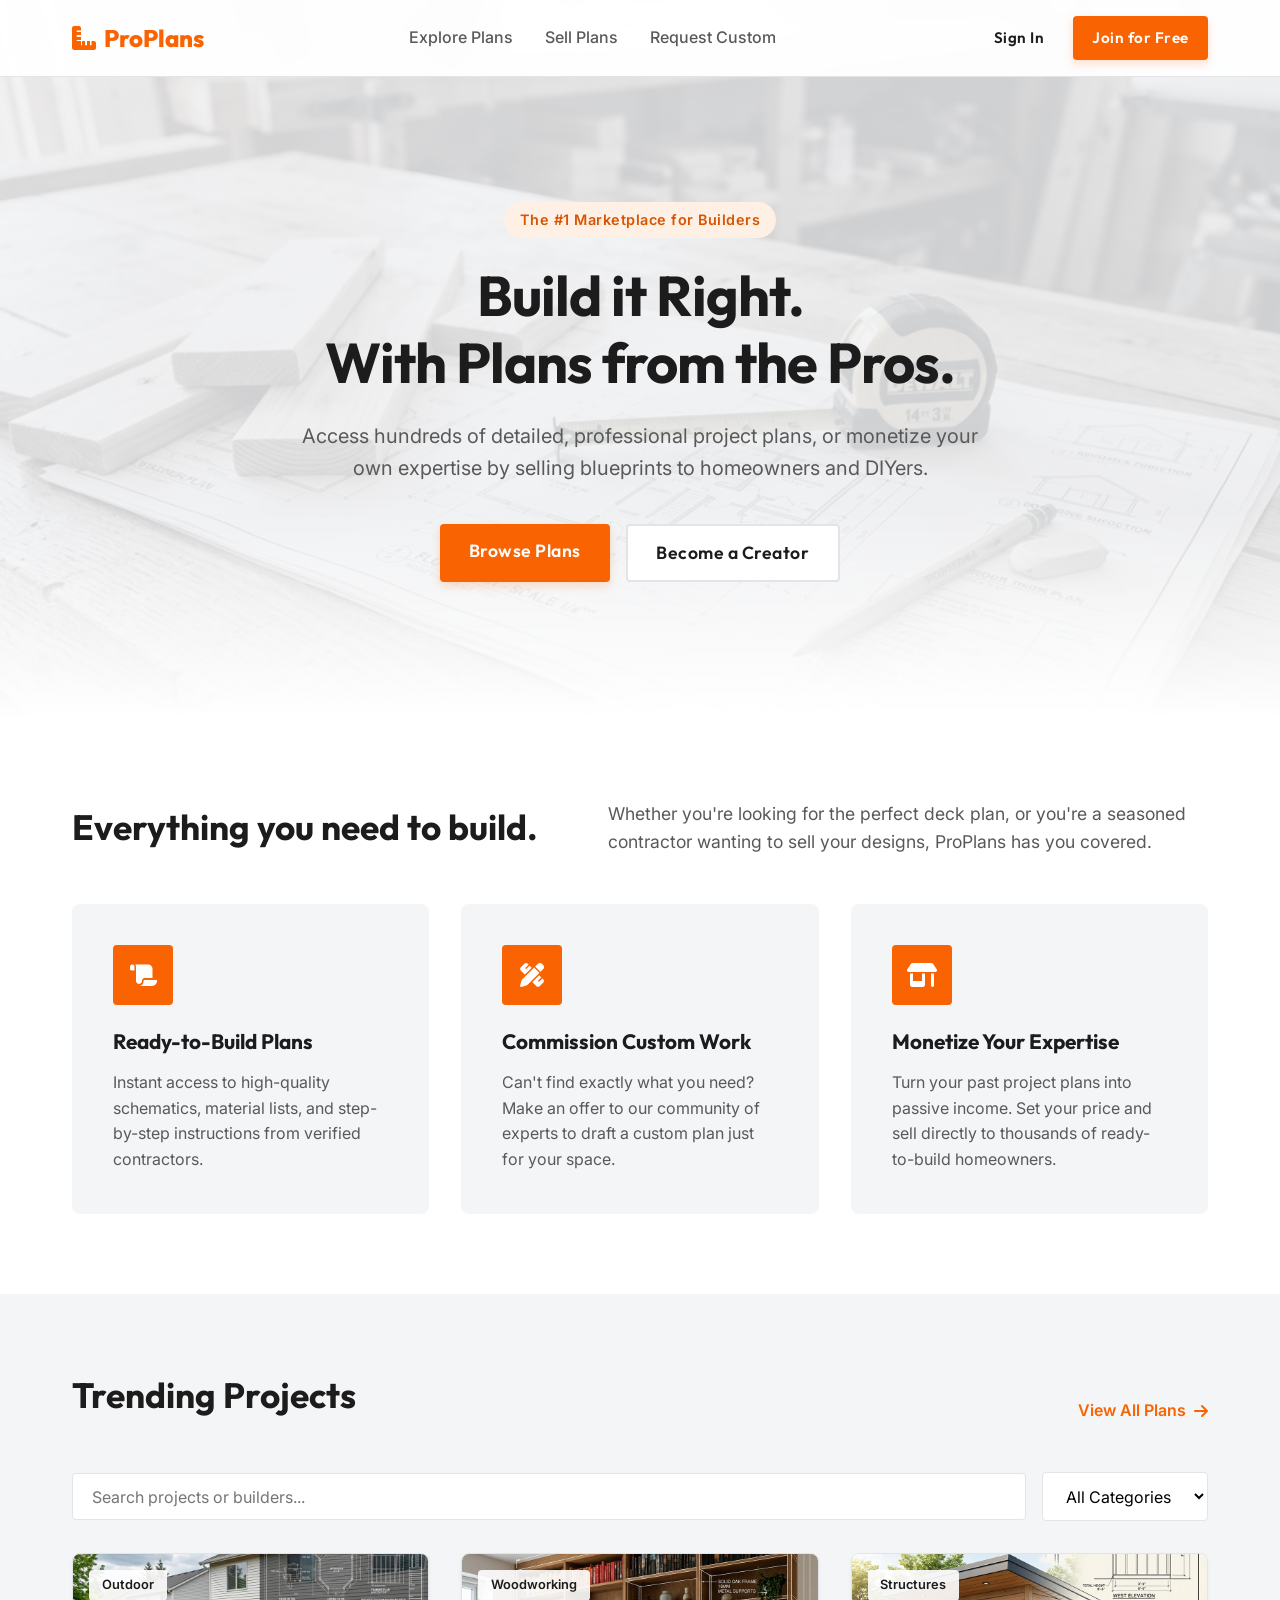
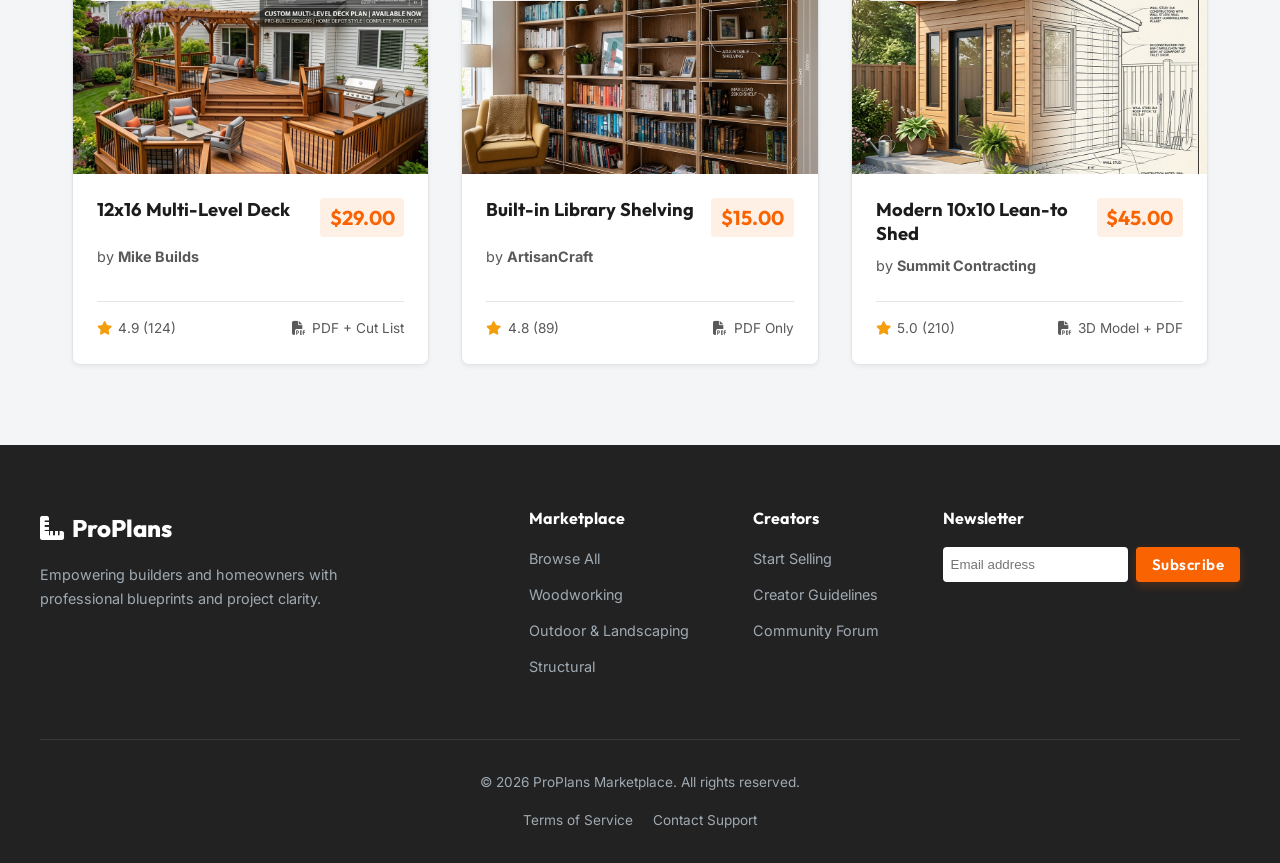
<file: index.html>
<!DOCTYPE html>
<html lang="en">
<head>
    <meta charset="UTF-8">
    <meta name="viewport" content="width=device-width, initial-scale=1.0">
    <title>ProPlans | The Blueprint Marketplace</title>
    <meta name="description" content="Buy and sell detailed home project plans. Join the community of contractors and handy people.">
    <link href="https://fonts.googleapis.com/css2?family=Inter:wght@400;500;600&family=Outfit:wght@600;700;800&display=swap" rel="stylesheet">
    <link rel="stylesheet" href="https://cdnjs.cloudflare.com/ajax/libs/font-awesome/6.4.0/css/all.min.css">
    <link rel="stylesheet" href="style.css">
</head>
<body>
    <!-- Component Anchor -->
    <div id="header-placeholder"></div>

    <!-- Hero Section -->
    <section class="hero">
        <div class="hero-bg"></div>
        <div class="hero-content">
            <span class="hero-badge">The #1 Marketplace for Builders</span>
            <h1>Build it Right.<br>With Plans from the Pros.</h1>
            <p>Access hundreds of detailed, professional project plans, or monetize your own expertise by selling blueprints to homeowners and DIYers.</p>
            <div class="hero-buttons">
                <a href="explore.html" class="btn-primary btn-large">Browse Plans</a>
                <a href="sell.html" class="btn-secondary btn-large">Become a Creator</a>
            </div>
        </div>
    </section>

    <!-- Features -->
    <section class="features" id="features">
        <div class="section-container">
            <div class="section-header">
                <h2>Everything you need to build.</h2>
                <p>Whether you're looking for the perfect deck plan, or you're a seasoned contractor wanting to sell your designs, ProPlans has you covered.</p>
            </div>
            
            <div class="features-grid">
                <div class="feature-card">
                    <div class="feature-icon"><i class="fa-solid fa-scroll"></i></div>
                    <h3>Ready-to-Build Plans</h3>
                    <p>Instant access to high-quality schematics, material lists, and step-by-step instructions from verified contractors.</p>
                </div>
                <div class="feature-card">
                    <div class="feature-icon"><i class="fa-solid fa-pen-ruler"></i></div>
                    <h3>Commission Custom Work</h3>
                    <p>Can't find exactly what you need? Make an offer to our community of experts to draft a custom plan just for your space.</p>
                </div>
                <div class="feature-card">
                    <div class="feature-icon"><i class="fa-solid fa-shop"></i></div>
                    <h3>Monetize Your Expertise</h3>
                    <p>Turn your past project plans into passive income. Set your price and sell directly to thousands of ready-to-build homeowners.</p>
                </div>
            </div>
        </div>
    </section>

    <!-- Trending Plans -->
    <section class="trending" id="explore">
        <div class="section-container">
            <div class="section-header">
                <h2>Trending Projects</h2>
                <a href="explore.html" class="view-all">View All Plans <i class="fa-solid fa-arrow-right"></i></a>
            </div>
            
            <div class="filter-bar">
                <input type="text" id="searchInput" placeholder="Search projects or builders...">
                <select id="categoryFilter">
                    <option value="All">All Categories</option>
                    <option value="Outdoor">Outdoor</option>
                    <option value="Woodworking">Woodworking</option>
                    <option value="Structures">Structures</option>
                </select>
            </div>

            <div class="plans-grid">
                <!-- Dynamically populated via app.js -->
            </div>
        </div>
    </section>

    <!-- Component Anchor -->
    <div id="footer-placeholder"></div>

    <!-- Modal -->
    <div id="plan-modal" class="modal hidden">
        <div class="modal-backdrop"></div>
        <div class="modal-content">
            <button class="modal-close" id="modalClose" aria-label="Close modal"><i class="fa-solid fa-xmark"></i></button>
            <div class="modal-body">
                <div id="modal-image" class="modal-image-preview"></div>
                <div class="modal-info">
                    <h2 id="modal-title"></h2>
                    <p><strong>Dimensions:</strong> <span id="modal-dimensions"></span></p>
                    <h3>Material List</h3>
                    <ul id="modal-materials-list"></ul>
                </div>
            </div>
        </div>
    </div>

    <script src="app.js" defer></script>
</body>
</html>
</file>
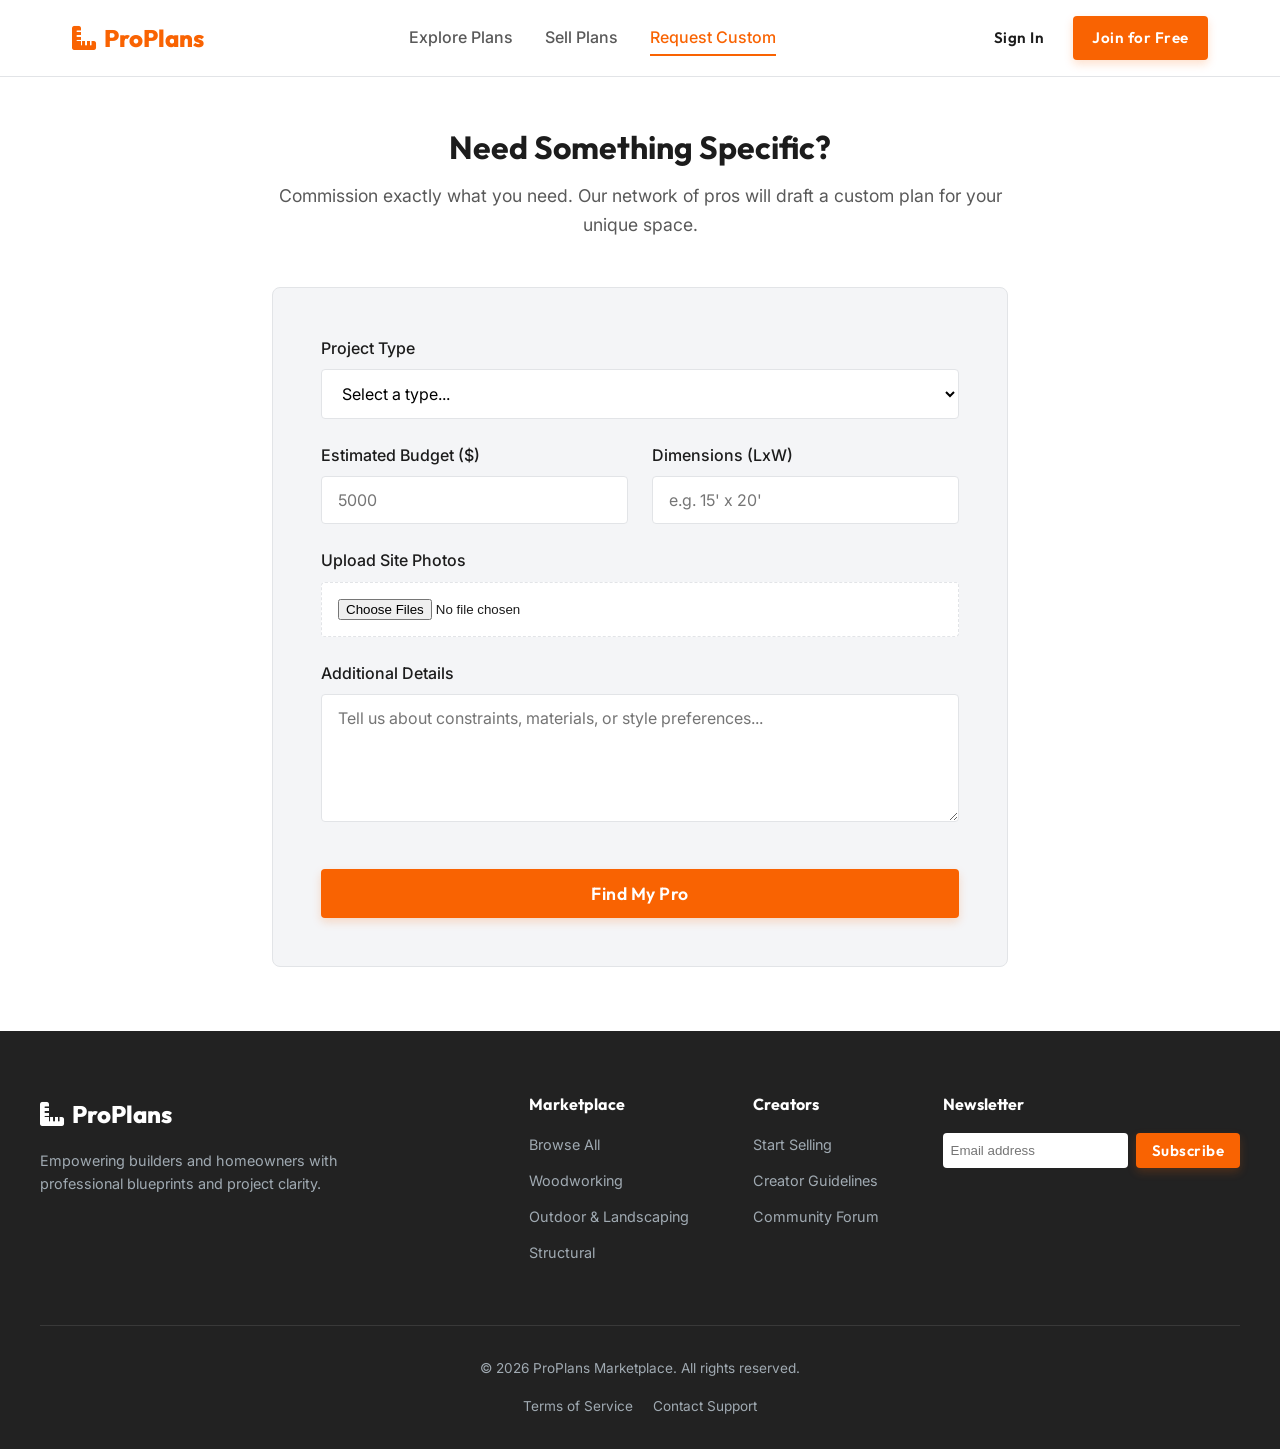
<file: custom.html>
<!DOCTYPE html>
<html lang="en">
<head>
    <meta charset="UTF-8">
    <meta name="viewport" content="width=device-width, initial-scale=1.0">
    <title>Request Custom Plan | ProPlans</title>
    <link href="https://fonts.googleapis.com/css2?family=Inter:wght@400;500;600&family=Outfit:wght@600;700;800&display=swap" rel="stylesheet">
    <link rel="stylesheet" href="https://cdnjs.cloudflare.com/ajax/libs/font-awesome/6.4.0/css/all.min.css">
    <link rel="stylesheet" href="style.css">
</head>
<body>
    <div id="header-placeholder"></div>

    <main class="page-container" style="max-width: 800px; margin-inline: auto;">
        <div style="text-align: center; margin-bottom: 3rem;">
            <h1 style="margin-bottom: 1rem;">Need Something Specific?</h1>
            <p style="color: var(--text-muted); font-size: 1.1rem;">Commission exactly what you need. Our network of pros will draft a custom plan for your unique space.</p>
        </div>

        <div class="form-container" style="background: var(--bg-alt); padding: 3rem; border-radius: var(--radius-md); border: 1px solid var(--border-color);">
            <form id="customForm">
                <div id="formFields">
                    <div class="form-group">
                        <label>Project Type</label>
                        <select required>
                            <option value="">Select a type...</option>
                            <option>Deck / Patio</option>
                            <option>Custom Furniture</option>
                            <option>Room Addition</option>
                            <option>Workshop / Shed</option>
                        </select>
                    </div>
                    
                    <div style="display: grid; grid-template-columns: 1fr 1fr; gap: 1.5rem;">
                        <div class="form-group">
                            <label>Estimated Budget ($)</label>
                            <input type="number" placeholder="5000" required>
                        </div>
                        <div class="form-group">
                            <label>Dimensions (LxW)</label>
                            <input type="text" placeholder="e.g. 15' x 20'" required>
                        </div>
                    </div>

                    <div class="form-group">
                        <label>Upload Site Photos</label>
                        <input type="file" multiple class="file-uploader" style="background: white; padding: 1rem; border: 1px dashed var(--border-color); border-radius: var(--radius-sm); width: 100%;">
                    </div>

                    <div class="form-group">
                        <label>Additional Details</label>
                        <textarea rows="5" placeholder="Tell us about constraints, materials, or style preferences..."></textarea>
                    </div>

                    <button type="submit" class="btn-primary btn-large" style="width: 100%; margin-top: 1rem;">Find My Pro</button>
                </div>
            </form>

            <!-- Loading State Simulation -->
            <div id="matchLoading" class="hidden" style="text-align: center; padding: 3rem 0;">
                <i class="fa-solid fa-compass fa-spin" style="font-size: 3rem; color: var(--primary); margin-bottom: 1.5rem;"></i>
                <h3 style="margin-bottom: 0.5rem;">Finding local contractors...</h3>
                <p style="color: var(--text-muted);">Scanning the ProPlans network for your perfect match.</p>
            </div>
            
            <div id="matchSuccess" class="hidden" style="text-align: center; padding: 3rem 0;">
                <i class="fa-solid fa-circle-check" style="font-size: 3rem; color: #10B981; margin-bottom: 1.5rem;"></i>
                <h3 style="margin-bottom: 0.5rem;">Request Submitted!</h3>
                <p style="color: var(--text-muted);">You should expect quotes in your inbox within 24 hours.</p>
                <div style="margin-top: 2rem;">
                    <a href="index.html" class="btn-secondary">Return to Home</a>
                </div>
            </div>
        </div>
    </main>

    <div id="footer-placeholder"></div>
    <script src="app.js" defer></script>
</body>
</html>
</file>
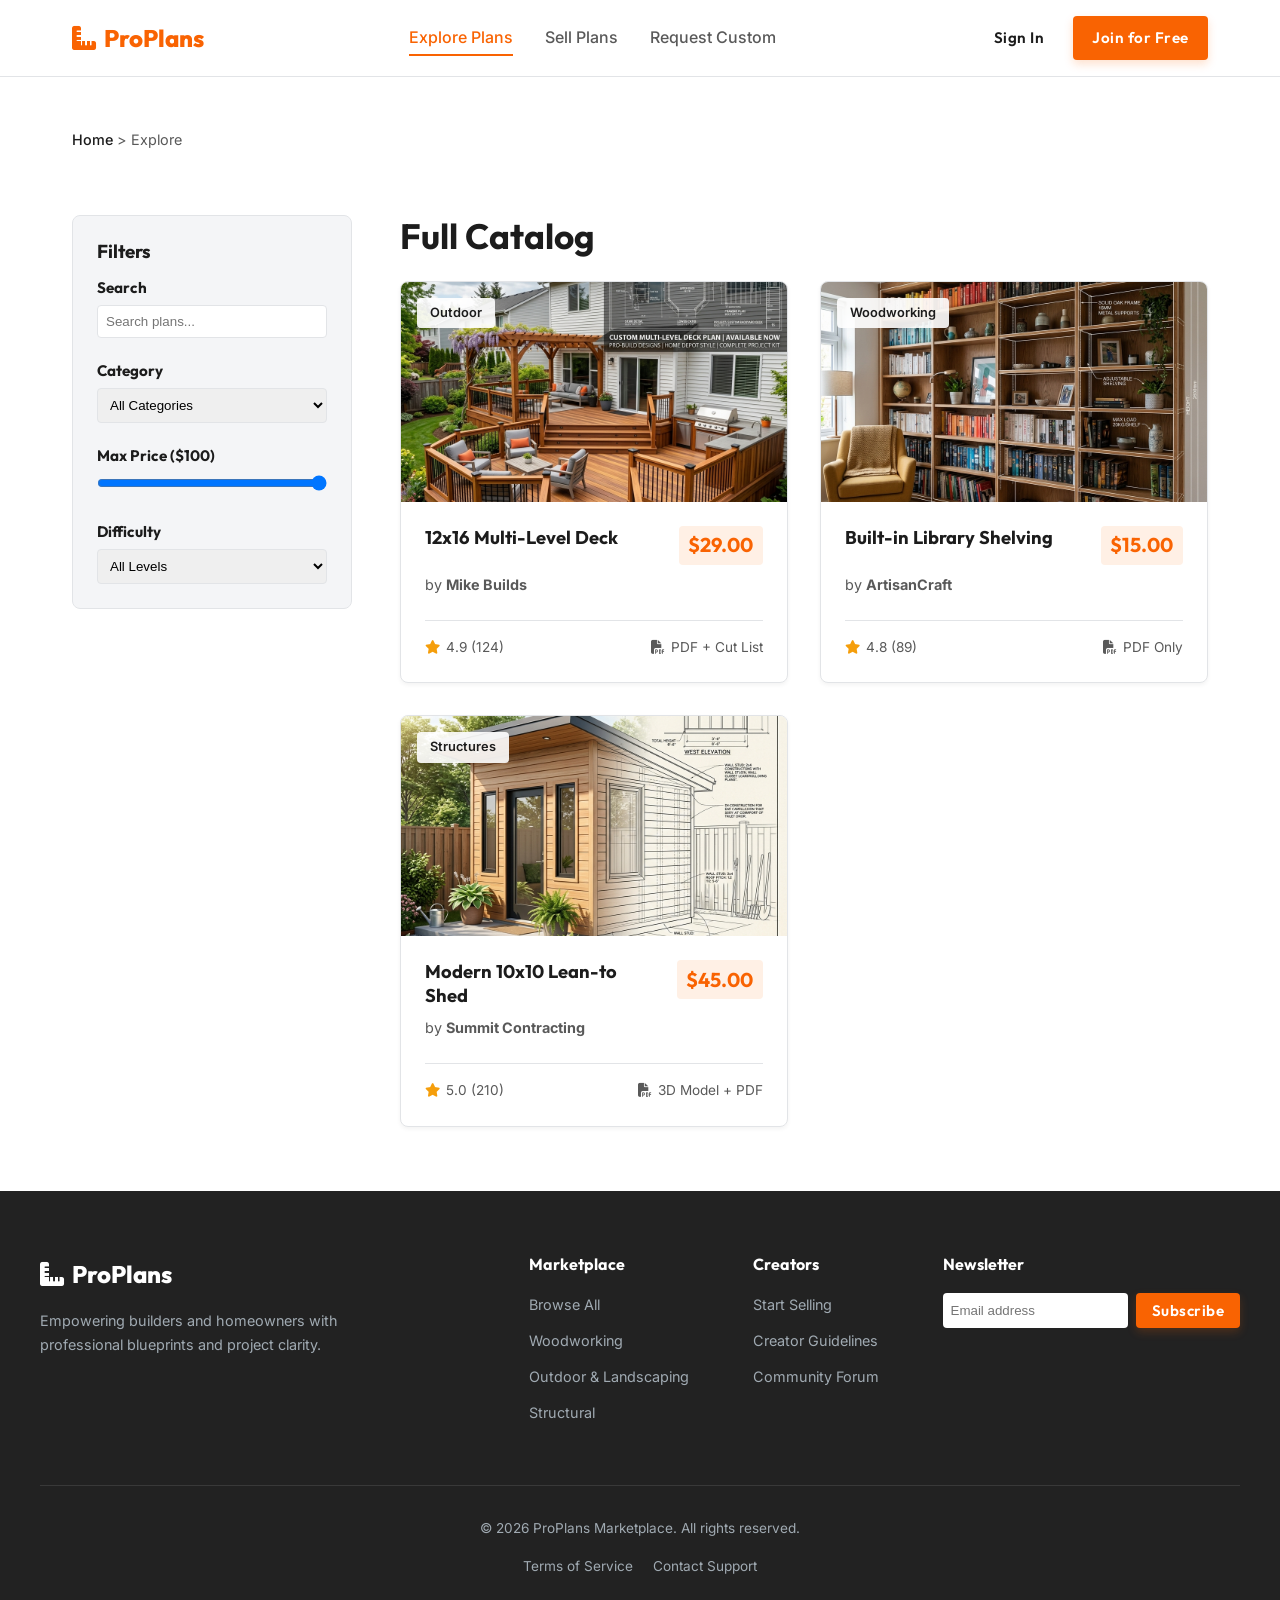
<file: explore.html>
<!DOCTYPE html>
<html lang="en">
<head>
    <meta charset="UTF-8">
    <meta name="viewport" content="width=device-width, initial-scale=1.0">
    <title>Explore Plans | ProPlans</title>
    <link href="https://fonts.googleapis.com/css2?family=Inter:wght@400;500;600&family=Outfit:wght@600;700;800&display=swap" rel="stylesheet">
    <link rel="stylesheet" href="https://cdnjs.cloudflare.com/ajax/libs/font-awesome/6.4.0/css/all.min.css">
    <link rel="stylesheet" href="style.css">
</head>
<body>
    <div id="header-placeholder"></div>

    <main class="explore-container">
        <div class="breadcrumbs">
            <a href="index.html">Home</a> &gt; Explore
        </div>
        
        <aside class="sidebar">
            <h3 style="margin-bottom: 1rem;">Filters</h3>
            <div class="filter-group">
                <h4>Search</h4>
                <input type="text" id="searchInput" placeholder="Search plans..." style="width:100%; padding: 0.5rem; border: 1px solid var(--border-color); border-radius: var(--radius-sm);">
            </div>
            <div class="filter-group">
                <h4>Category</h4>
                <select id="categoryFilter" style="width:100%; padding: 0.5rem; border: 1px solid var(--border-color); border-radius: var(--radius-sm);">
                    <option value="All">All Categories</option>
                    <option value="Outdoor">Outdoor</option>
                    <option value="Woodworking">Woodworking</option>
                    <option value="Structures">Structures</option>
                </select>
            </div>
            <div class="filter-group">
                <h4>Max Price <span id="priceLabel">($100)</span></h4>
                <input type="range" id="priceFilter" min="0" max="100" value="100" style="width: 100%;">
            </div>
            <div class="filter-group">
                <h4>Difficulty</h4>
                <select id="difficultyFilter" style="width:100%; padding: 0.5rem; border: 1px solid var(--border-color); border-radius: var(--radius-sm);">
                    <option value="All">All Levels</option>
                    <option value="Beginner">Beginner</option>
                    <option value="Intermediate">Intermediate</option>
                    <option value="Advanced">Advanced</option>
                </select>
            </div>
        </aside>

        <section class="explore-content">
            <div class="section-header" style="margin-bottom: 1rem;">
                <h2>Full Catalog</h2>
            </div>
            <div class="plans-grid">
                <!-- Dynamically populated via app.js -->
            </div>
        </section>
    </main>

    <div id="footer-placeholder"></div>

    <!-- Modal -->
    <div id="plan-modal" class="modal hidden">
        <div class="modal-backdrop"></div>
        <div class="modal-content">
            <button class="modal-close" id="modalClose" aria-label="Close modal"><i class="fa-solid fa-xmark"></i></button>
            <div class="modal-body">
                <div id="modal-image" class="modal-image-preview"></div>
                <div class="modal-info">
                    <h2 id="modal-title"></h2>
                    <p><strong>Dimensions:</strong> <span id="modal-dimensions"></span></p>
                    <h3>Material List</h3>
                    <ul id="modal-materials-list"></ul>
                </div>
            </div>
        </div>
    </div>

    <script src="app.js" defer></script>
</body>
</html>
</file>
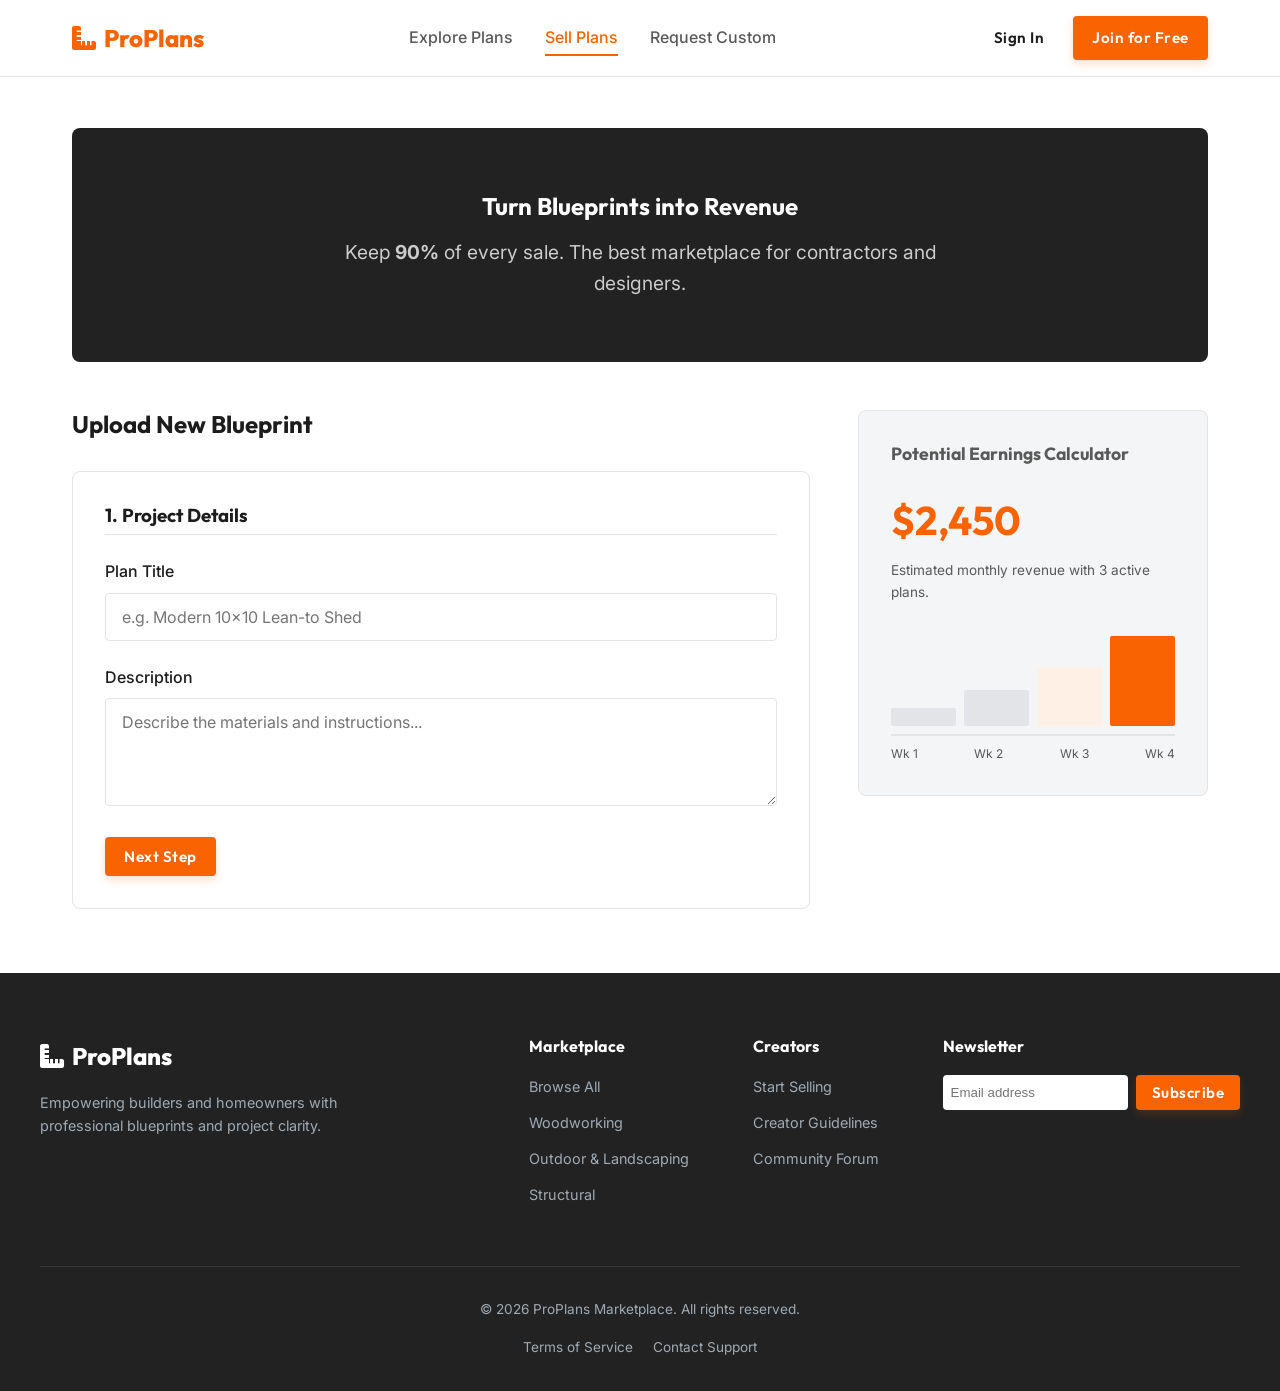
<file: sell.html>
<!DOCTYPE html>
<html lang="en">
<head>
    <meta charset="UTF-8">
    <meta name="viewport" content="width=device-width, initial-scale=1.0">
    <title>Sell Plans | ProPlans</title>
    <link href="https://fonts.googleapis.com/css2?family=Inter:wght@400;500;600&family=Outfit:wght@600;700;800&display=swap" rel="stylesheet">
    <link rel="stylesheet" href="https://cdnjs.cloudflare.com/ajax/libs/font-awesome/6.4.0/css/all.min.css">
    <link rel="stylesheet" href="style.css">
</head>
<body>
    <div id="header-placeholder"></div>

    <main class="page-container">
        <!-- Value Prop Section -->
        <section class="value-prop hero-compact" style="background-color: var(--bg-dark); color: white; padding: 4rem 2rem; border-radius: var(--radius-md); text-align: center; margin-bottom: 3rem;">
            <h1 class="c-white" style="margin-bottom: 1rem;">Turn Blueprints into Revenue</h1>
            <p style="font-size: 1.2rem; max-width: 600px; margin: 0 auto; color: #ccc;">Keep <strong>90%</strong> of every sale. The best marketplace for contractors and designers.</p>
        </section>

        <div class="split-layout" style="display: grid; grid-template-columns: 1fr 350px; gap: 3rem;">
            <!-- Upload Stepper -->
            <div class="form-container">
                <h2>Upload New Blueprint</h2>
                <form id="sellForm" class="stepper-form" style="margin-top: 2rem;" onsubmit="event.preventDefault(); alert('Plan published successfully!')">
                    
                    <!-- Step 1: Details -->
                    <div class="step-card active" id="step1">
                        <h3>1. Project Details</h3>
                        <div class="form-group">
                            <label>Plan Title</label>
                            <input type="text" placeholder="e.g. Modern 10x10 Lean-to Shed" required>
                        </div>
                        <div class="form-group">
                            <label>Description</label>
                            <textarea rows="4" placeholder="Describe the materials and instructions..."></textarea>
                        </div>
                        <button type="button" class="btn-primary" onclick="nextStep(2)">Next Step</button>
                    </div>

                    <!-- Step 2: Upload -->
                    <div class="step-card hidden" id="step2">
                        <h3>2. Upload Blueprints</h3>
                        <div class="drag-drop-zone" id="dropZone">
                            <i class="fa-solid fa-cloud-arrow-up" style="font-size: 3rem; color: var(--primary); margin-bottom: 1rem;"></i>
                            <p>Drag & Drop your PDF/PNG files here</p>
                            <span style="display: block; margin: 1rem 0; color: var(--text-muted);">or</span>
                            <button type="button" class="btn-secondary">Browse Files</button>
                            <input type="file" id="fileInput" hidden multiple>
                        </div>
                        <div id="fileList" style="margin-top: 1rem; color: var(--text-muted);"></div>
                        <div style="margin-top: 2rem; display: flex; gap: 1rem;">
                            <button type="button" class="btn-secondary" onclick="nextStep(1)">Back</button>
                            <button type="button" class="btn-primary" onclick="nextStep(3)">Next Step</button>
                        </div>
                    </div>

                    <!-- Step 3: Pricing -->
                    <div class="step-card hidden" id="step3">
                        <h3>3. Pricing & Tags</h3>
                        <div class="form-group">
                            <label>Price ($)</label>
                            <input type="number" placeholder="29.00" required>
                        </div>
                        <div class="form-group">
                            <label>Category</label>
                            <select>
                                <option>Outdoor</option>
                                <option>Woodworking</option>
                                <option>Structures</option>
                            </select>
                        </div>
                        <div style="margin-top: 2rem; display: flex; gap: 1rem;">
                            <button type="button" class="btn-secondary" onclick="nextStep(2)">Back</button>
                            <button type="submit" class="btn-primary">Publish Plan</button>
                        </div>
                    </div>
                </form>
            </div>

            <!-- Dashboard Preview -->
            <aside class="dashboard-preview">
                <div class="dashboard-card" style="background: var(--bg-alt); padding: 2rem; border-radius: var(--radius-md); border: 1px solid var(--border-color);">
                    <h3 style="margin-bottom: 1.5rem; font-size: 1.1rem; color: var(--text-muted);">Potential Earnings Calculator</h3>
                    <div style="font-size: 2.5rem; font-family: var(--font-heading); color: var(--primary); font-weight: 700; margin-bottom: 0.5rem;">$2,450</div>
                    <p style="color: var(--text-muted); font-size: 0.85rem; margin-bottom: 2rem;">Estimated monthly revenue with 3 active plans.</p>
                    
                    <div class="chart-mockup" style="display: flex; align-items: flex-end; gap: 0.5rem; height: 100px; border-bottom: 2px solid var(--border-color); padding-bottom: 0.5rem;">
                        <div style="flex: 1; background: var(--border-color); height: 20%; border-radius: 2px;"></div>
                        <div style="flex: 1; background: var(--border-color); height: 40%; border-radius: 2px;"></div>
                        <div style="flex: 1; background: var(--primary-light); height: 65%; border-radius: 2px;"></div>
                        <div style="flex: 1; background: var(--primary); height: 100%; border-radius: 2px;"></div>
                    </div>
                    <div style="display: flex; justify-content: space-between; font-size: 0.75rem; color: var(--text-muted); margin-top: 0.5rem;">
                        <span>Wk 1</span>
                        <span>Wk 2</span>
                        <span>Wk 3</span>
                        <span>Wk 4</span>
                    </div>
                </div>
            </aside>
        </div>
    </main>

    <div id="footer-placeholder"></div>
    <script src="app.js" defer></script>
</body>
</html>
</file>
<file: style.css>
/* ==========================================================================
   CSS Variables & Theme Setup (Home Depot Inspired: Light, Bold, Functional)
   ========================================================================== */
:root {
    /* Color Palette */
    --primary: #F96302;
    /* The signature Orange */
    --primary-dark: #d85400;
    --primary-light: #fff0e5;

    --text-main: #1C1C1C;
    --text-muted: #595959;

    --bg-main: #FFFFFF;
    --bg-alt: #F4F5F7;
    --bg-dark: #222222;

    --border-color: #E2E4E7;

    /* Typography */
    --font-heading: 'Outfit', sans-serif;
    --font-body: 'Inter', sans-serif;

    /* Effects */
    --shadow-sm: 0 2px 4px rgba(0, 0, 0, 0.05);
    --shadow-md: 0 4px 12px rgba(0, 0, 0, 0.08);
    --shadow-lg: 0 12px 24px rgba(0, 0, 0, 0.12);
    --radius-sm: 4px;
    /* More industrial, structured feel vs overly rounded */
    --radius-md: 8px;

    /* Layout */
    --container-max: 1200px;
    --transition: all 0.3s cubic-bezier(0.25, 0.8, 0.25, 1);
}

/* ==========================================================================
   Base Reset
   ========================================================================== */
* {
    margin: 0;
    padding: 0;
    box-sizing: border-box;
}

body {
    font-family: var(--font-body);
    color: var(--text-main);
    background-color: var(--bg-main);
    line-height: 1.6;
    -webkit-font-smoothing: antialiased;
}

h1,
h2,
h3,
h4 {
    font-family: var(--font-heading);
    font-weight: 700;
    line-height: 1.2;
    color: var(--text-main);
}

a {
    text-decoration: none;
    color: inherit;
    transition: var(--transition);
}

/* ==========================================================================
   Typography Utilities
   ========================================================================== */
.c-white {
    color: white !important;
}

/* ==========================================================================
   Buttons
   ========================================================================== */
.btn-primary,
.btn-secondary,
.btn-text {
    display: inline-block;
    padding: 0.6rem 1.2rem;
    font-weight: 600;
    border-radius: var(--radius-sm);
    cursor: pointer;
    text-align: center;
    border: none;
    font-family: var(--font-heading);
    letter-spacing: 0.5px;
    font-size: 0.95rem;
}

.btn-primary {
    background-color: var(--primary);
    color: white;
    box-shadow: 0 4px 10px rgba(249, 99, 2, 0.2);
}

.btn-primary:hover {
    background-color: var(--primary-dark);
    transform: translateY(-2px);
    box-shadow: 0 6px 15px rgba(249, 99, 2, 0.3);
}

.btn-secondary {
    background-color: var(--bg-main);
    color: var(--text-main);
    border: 2px solid var(--border-color);
}

.btn-secondary:hover {
    border-color: var(--primary);
    color: var(--primary);
    transform: translateY(-2px);
}

.btn-text {
    background: transparent;
    color: var(--text-main);
    padding: 0.6rem 0.8rem;
}

.btn-text:hover {
    color: var(--primary);
}

.btn-large {
    padding: 0.8rem 1.8rem;
    font-size: 1.1rem;
}

/* ==========================================================================
   Navigation
   ========================================================================== */
.navbar {
    position: fixed;
    top: 0;
    width: 100%;
    background-color: rgba(255, 255, 255, 0.95);
    backdrop-filter: blur(10px);
    border-bottom: 1px solid var(--border-color);
    z-index: 1000;
}

.nav-container {
    max-width: var(--container-max);
    margin: 0 auto;
    padding: 1rem 2rem;
    display: flex;
    justify-content: space-between;
    align-items: center;
}

.logo {
    display: flex;
    align-items: center;
    gap: 0.5rem;
    font-family: var(--font-heading);
    font-size: 1.5rem;
    font-weight: 800;
    color: var(--primary);
}

.nav-links {
    display: flex;
    gap: 2rem;
}

.nav-links a {
    font-weight: 500;
    color: var(--text-muted);
}

.nav-links a:hover {
    color: var(--primary);
}

.nav-actions {
    display: flex;
    gap: 1rem;
    align-items: center;
}

/* ==========================================================================
   Hero Section
   ========================================================================== */
.hero {
    position: relative;
    padding: 10rem 2rem 6rem;
    display: flex;
    justify-content: center;
    align-items: center;
    text-align: center;
    min-height: 80vh;
    overflow: hidden;
    background-color: var(--bg-alt);
}

.hero-bg {
    position: absolute;
    top: 0;
    left: 0;
    width: 100%;
    height: 100%;
    background-size: cover;
    background-position: center;
    background-image: url('assets/hero_bg.png');
    opacity: 0.15;
    z-index: 0;
    filter: grayscale(80%);
}

.hero::after {
    content: '';
    position: absolute;
    bottom: 0;
    left: 0;
    width: 100%;
    height: 30%;
    background: linear-gradient(to top, var(--bg-main), transparent);
    z-index: 1;
}

.hero-content {
    position: relative;
    z-index: 2;
    max-width: 800px;
}

.hero-badge {
    display: inline-block;
    background-color: var(--primary-light);
    color: var(--primary-dark);
    padding: 0.4rem 1rem;
    border-radius: 20px;
    font-weight: 600;
    font-size: 0.9rem;
    margin-bottom: 1.5rem;
    letter-spacing: 0.5px;
}

.hero h1 {
    font-size: 3.5rem;
    margin-bottom: 1.5rem;
    letter-spacing: -1px;
}

.hero p {
    font-size: 1.25rem;
    color: var(--text-muted);
    margin-bottom: 2.5rem;
    max-width: 700px;
    margin-inline: auto;
}

.hero-buttons {
    display: flex;
    gap: 1rem;
    justify-content: center;
}

/* ==========================================================================
   Shared Section Styles
   ========================================================================== */
.section-container {
    max-width: var(--container-max);
    margin: 0 auto;
    padding: 5rem 2rem;
}

.section-header {
    margin-bottom: 3rem;
    display: flex;
    justify-content: space-between;
    align-items: flex-end;
}

.section-header h2 {
    font-size: 2.2rem;
    margin-bottom: 0.5rem;
}

.section-header p {
    color: var(--text-muted);
    font-size: 1.1rem;
    max-width: 600px;
}

.view-all {
    color: var(--primary);
    font-weight: 600;
    display: flex;
    align-items: center;
    gap: 0.5rem;
}

.view-all:hover {
    gap: 0.8rem;
}

/* ==========================================================================
   Features Layout
   ========================================================================== */
.features-grid {
    display: grid;
    grid-template-columns: repeat(auto-fit, minmax(300px, 1fr));
    gap: 2rem;
}

.feature-card {
    background-color: var(--bg-alt);
    padding: 2.5rem;
    border-radius: var(--radius-md);
    transition: var(--transition);
    border: 1px solid transparent;
}

.feature-card:hover {
    background-color: var(--bg-main);
    transform: translateY(-5px);
    box-shadow: var(--shadow-lg);
    border-color: var(--border-color);
}

.feature-icon {
    width: 60px;
    height: 60px;
    background-color: var(--primary);
    color: white;
    border-radius: var(--radius-sm);
    display: flex;
    align-items: center;
    justify-content: center;
    font-size: 1.5rem;
    margin-bottom: 1.5rem;
}

.feature-card h3 {
    font-size: 1.3rem;
    margin-bottom: 1rem;
}

.feature-card p {
    color: var(--text-muted);
}

/* ==========================================================================
   Trending Plans grid
   ========================================================================== */
.trending {
    background-color: var(--bg-alt);
}

.plans-grid {
    display: grid;
    grid-template-columns: repeat(auto-fit, minmax(320px, 1fr));
    gap: 2rem;
}

.plan-card {
    background-color: var(--bg-main);
    border-radius: var(--radius-md);
    overflow: hidden;
    box-shadow: var(--shadow-sm);
    transition: var(--transition);
    border: 1px solid var(--border-color);
    display: flex;
    flex-direction: column;
}

.plan-card:hover {
    transform: translateY(-8px);
    box-shadow: var(--shadow-lg);
    border-color: var(--primary);
}

.plan-image {
    height: 220px;
    background-color: #e0e0e0;
    position: relative;
    background-size: cover;
    background-position: center;
}

.plan-category {
    position: absolute;
    top: 1rem;
    left: 1rem;
    background-color: rgba(255, 255, 255, 0.9);
    padding: 0.3rem 0.8rem;
    border-radius: var(--radius-sm);
    font-size: 0.8rem;
    font-weight: 600;
    color: var(--text-main);
}

.plan-details {
    padding: 1.5rem;
    flex-grow: 1;
    display: flex;
    flex-direction: column;
}

.plan-title-row {
    display: flex;
    justify-content: space-between;
    align-items: flex-start;
    gap: 1rem;
    margin-bottom: 0.5rem;
}

.plan-title-row h3 {
    font-size: 1.15rem;
    line-height: 1.3;
}

.plan-price {
    font-family: var(--font-heading);
    font-weight: 700;
    color: var(--primary);
    font-size: 1.25rem;
    background: var(--primary-light);
    padding: 0.2rem 0.6rem;
    border-radius: var(--radius-sm);
}

.plan-author {
    color: var(--text-muted);
    font-size: 0.9rem;
    margin-bottom: 1.5rem;
}

.plan-meta {
    display: flex;
    justify-content: space-between;
    border-top: 1px solid var(--border-color);
    padding-top: 1rem;
    margin-top: auto;
    font-size: 0.85rem;
    color: var(--text-muted);
}

.plan-meta span {
    display: flex;
    align-items: center;
    gap: 0.4rem;
}

.plan-meta i.fa-star {
    color: #F59E0B;
}

/* ==========================================================================
   Footer
   ========================================================================== */
.footer {
    background-color: var(--bg-dark);
    color: white;
    padding: 4rem 2rem 2rem;
}

.footer-container {
    max-width: var(--container-max);
    margin: 0 auto;
    display: flex;
    flex-wrap: wrap;
    gap: 3rem;
    justify-content: space-between;
}

.footer-brand {
    max-width: 300px;
}

.footer-brand p {
    color: #A0AAB2;
    margin-top: 1rem;
    font-size: 0.9rem;
}

.footer-links {
    display: flex;
    gap: 4rem;
    flex-wrap: wrap;
}

.link-group h4 {
    color: white;
    margin-bottom: 1.2rem;
    font-size: 1rem;
}

.link-group a {
    display: block;
    color: #A0AAB2;
    margin-bottom: 0.8rem;
    font-size: 0.9rem;
}

.link-group a:hover {
    color: var(--primary);
}

.footer-bottom {
    max-width: var(--container-max);
    margin: 3rem auto 0;
    padding-top: 2rem;
    border-top: 1px solid rgba(255, 255, 255, 0.1);
    text-align: center;
    color: #A0AAB2;
    font-size: 0.85rem;
}

/* ==========================================================================
   Responsive
   ========================================================================== */
.mobile-toggle {
    display: none;
    background: none;
    border: none;
    font-size: 1.5rem;
    color: var(--primary);
    cursor: pointer;
}

@media (max-width: 768px) {
    .mobile-toggle {
        display: block;
    }

    .nav-links {
        position: fixed;
        top: 0;
        right: -100%;
        width: 80%;
        max-width: 300px;
        height: 100vh;
        background-color: var(--bg-main);
        flex-direction: column;
        align-items: flex-start;
        padding: 5rem 2rem;
        box-shadow: -5px 0 15px rgba(0, 0, 0, 0.1);
        transition: right 0.3s cubic-bezier(0.25, 0.8, 0.25, 1);
        z-index: 999;
    }

    .nav-links.active {
        right: 0;
    }

    .nav-actions {
        display: none;
    }

    .hero h1 {
        font-size: 2.5rem;
    }

    .hero-buttons {
        flex-direction: column;
    }

    .section-header {
        flex-direction: column;
        align-items: flex-start;
        gap: 1rem;
    }
}

/* ==========================================================================
   Filter Bar
   ========================================================================== */
.filter-bar {
    display: flex;
    gap: 1rem;
    margin-bottom: 2rem;
    align-items: center;
    flex-wrap: wrap;
}

.filter-bar input,
.filter-bar select {
    padding: 0.8rem 1.2rem;
    border: 1px solid var(--border-color);
    border-radius: var(--radius-sm);
    font-family: var(--font-body);
    font-size: 1rem;
    outline: none;
    transition: var(--transition);
}

.filter-bar input {
    flex: 1;
    min-width: 250px;
}

.filter-bar select {
    cursor: pointer;
    background-color: var(--bg-main);
}

.filter-bar input:focus,
.filter-bar select:focus {
    border-color: var(--primary);
    box-shadow: 0 0 0 3px var(--primary-light);
}

.no-results {
    grid-column: 1 / -1;
    text-align: center;
    padding: 4rem 2rem;
    color: var(--text-muted);
    font-size: 1.1rem;
}

/* ==========================================================================
   Modal System
   ========================================================================== */
.modal {
    position: fixed;
    top: 0;
    left: 0;
    width: 100%;
    height: 100%;
    z-index: 2000;
    display: flex;
    justify-content: center;
    align-items: center;
    opacity: 1;
    visibility: visible;
    transition: opacity 0.3s ease, visibility 0.3s ease;
}

.modal.hidden {
    opacity: 0;
    visibility: hidden;
    pointer-events: none;
}

.modal-backdrop {
    position: absolute;
    top: 0;
    left: 0;
    width: 100%;
    height: 100%;
    background-color: rgba(0, 0, 0, 0.4);
    backdrop-filter: blur(5px);
}

.modal-content {
    position: relative;
    background-color: var(--bg-main);
    width: 90%;
    max-width: 800px;
    border-radius: var(--radius-md);
    box-shadow: var(--shadow-lg);
    z-index: 2001;
    overflow: hidden;
    max-height: 90vh;
    display: flex;
    flex-direction: column;
}

.modal-close {
    position: absolute;
    top: 1rem;
    right: 1rem;
    background: white;
    box-shadow: var(--shadow-sm);
    border: none;
    width: 36px;
    height: 36px;
    border-radius: 50%;
    font-size: 1.2rem;
    cursor: pointer;
    display: flex;
    justify-content: center;
    align-items: center;
    z-index: 2002;
    color: var(--text-main);
    transition: var(--transition);
}

.modal-close:hover {
    color: var(--primary);
    transform: scale(1.1);
}

.modal-body {
    display: flex;
    flex-direction: column;
    overflow-y: auto;
}

@media (min-width: 768px) {
    .modal-body {
        flex-direction: row;
    }
}

.modal-image-preview {
    min-height: 250px;
    background-size: cover;
    background-position: center;
    background-color: var(--bg-alt);
    flex: 1;
}

.modal-info {
    padding: 2.5rem;
    flex: 1;
}

.modal-info h2 {
    margin-bottom: 1rem;
    font-size: 1.8rem;
}

.modal-info>p {
    margin-bottom: 1.5rem;
    color: var(--text-muted);
}

.modal-info h3 {
    margin-bottom: 1rem;
    font-size: 1.2rem;
    border-bottom: 1px solid var(--border-color);
    padding-bottom: 0.5rem;
}

#modal-materials-list {
    list-style-type: disc;
    padding-left: 1.5rem;
    color: var(--text-muted);
}

#modal-materials-list li {
    margin-bottom: 0.5rem;
}

/* ==========================================================================
   Animations
   ========================================================================== */
@keyframes fadeIn {
    from {
        opacity: 0;
        transform: translateY(10px);
    }

    to {
        opacity: 1;
        transform: translateY(0);
    }
}

.plan-card {
    animation: fadeIn 0.4s ease forwards;
}

/* ==========================================================================
   Navigation Active States
   ========================================================================== */
.nav-links a.active {
    color: var(--primary);
    position: relative;
}

.nav-links a.active::after {
    content: '';
    position: absolute;
    bottom: -5px;
    left: 0;
    width: 100%;
    height: 2px;
    background-color: var(--primary);
}

/* ==========================================================================
   Explore Marketplace Layout
   ========================================================================== */
.explore-container {
    max-width: var(--container-max);
    margin: 8rem auto 4rem;
    /* Top margin for fixed navbar */
    padding: 0 2rem;
    display: grid;
    grid-template-columns: 280px 1fr;
    gap: 3rem;
}

@media (max-width: 900px) {
    .explore-container {
        grid-template-columns: 1fr;
    }
}

.breadcrumbs {
    grid-column: 1 / -1;
    color: var(--text-muted);
    font-size: 0.9rem;
    margin-bottom: 1rem;
}

.breadcrumbs a {
    color: var(--text-main);
    font-weight: 500;
}

.breadcrumbs a:hover {
    color: var(--primary);
}

.sidebar {
    background-color: var(--bg-alt);
    border: 1px solid var(--border-color);
    border-radius: var(--radius-md);
    padding: 1.5rem;
    height: fit-content;
    position: sticky;
    top: 100px;
}

.filter-group {
    margin-bottom: 1.5rem;
}

.filter-group:last-child {
    margin-bottom: 0;
}

.filter-group h4 {
    margin-bottom: 0.5rem;
    font-size: 0.95rem;
    color: var(--text-main);
}

/* ==========================================================================
   Page & Forms (Sell & Custom)
   ========================================================================== */
.page-container {
    max-width: var(--container-max);
    margin: 8rem auto 4rem;
    padding: 0 2rem;
}

.form-group {
    margin-bottom: 1.5rem;
}

.form-group label {
    display: block;
    margin-bottom: 0.5rem;
    font-weight: 500;
    color: var(--text-main);
}

.form-group input:not([type="file"]),
.form-group textarea,
.form-group select {
    width: 100%;
    padding: 0.8rem 1rem;
    border: 1px solid var(--border-color);
    border-radius: var(--radius-sm);
    font-family: var(--font-body);
    font-size: 1rem;
    background-color: var(--bg-main);
    transition: var(--transition);
}

.form-group input:focus,
.form-group textarea:focus,
.form-group select:focus {
    border-color: var(--primary);
    box-shadow: 0 0 0 3px var(--primary-light);
    outline: none;
}

.step-card {
    background: var(--bg-main);
    border: 1px solid var(--border-color);
    padding: 2rem;
    border-radius: var(--radius-md);
}

.step-card h3 {
    margin-bottom: 1.5rem;
    padding-bottom: 0.5rem;
    border-bottom: 1px solid var(--border-color);
}

.step-card.hidden {
    display: none;
}

.drag-drop-zone {
    border: 2px dashed var(--border-color);
    border-radius: var(--radius-md);
    padding: 3rem 2rem;
    text-align: center;
    background-color: var(--bg-alt);
    transition: var(--transition);
    cursor: pointer;
}

.drag-drop-zone.dragover {
    border-color: var(--primary);
    background-color: var(--primary-light);
}

.hidden {
    display: none !important;
}

@media (max-width: 768px) {
    .split-layout {
        grid-template-columns: 1fr !important;
    }
}
</file>
